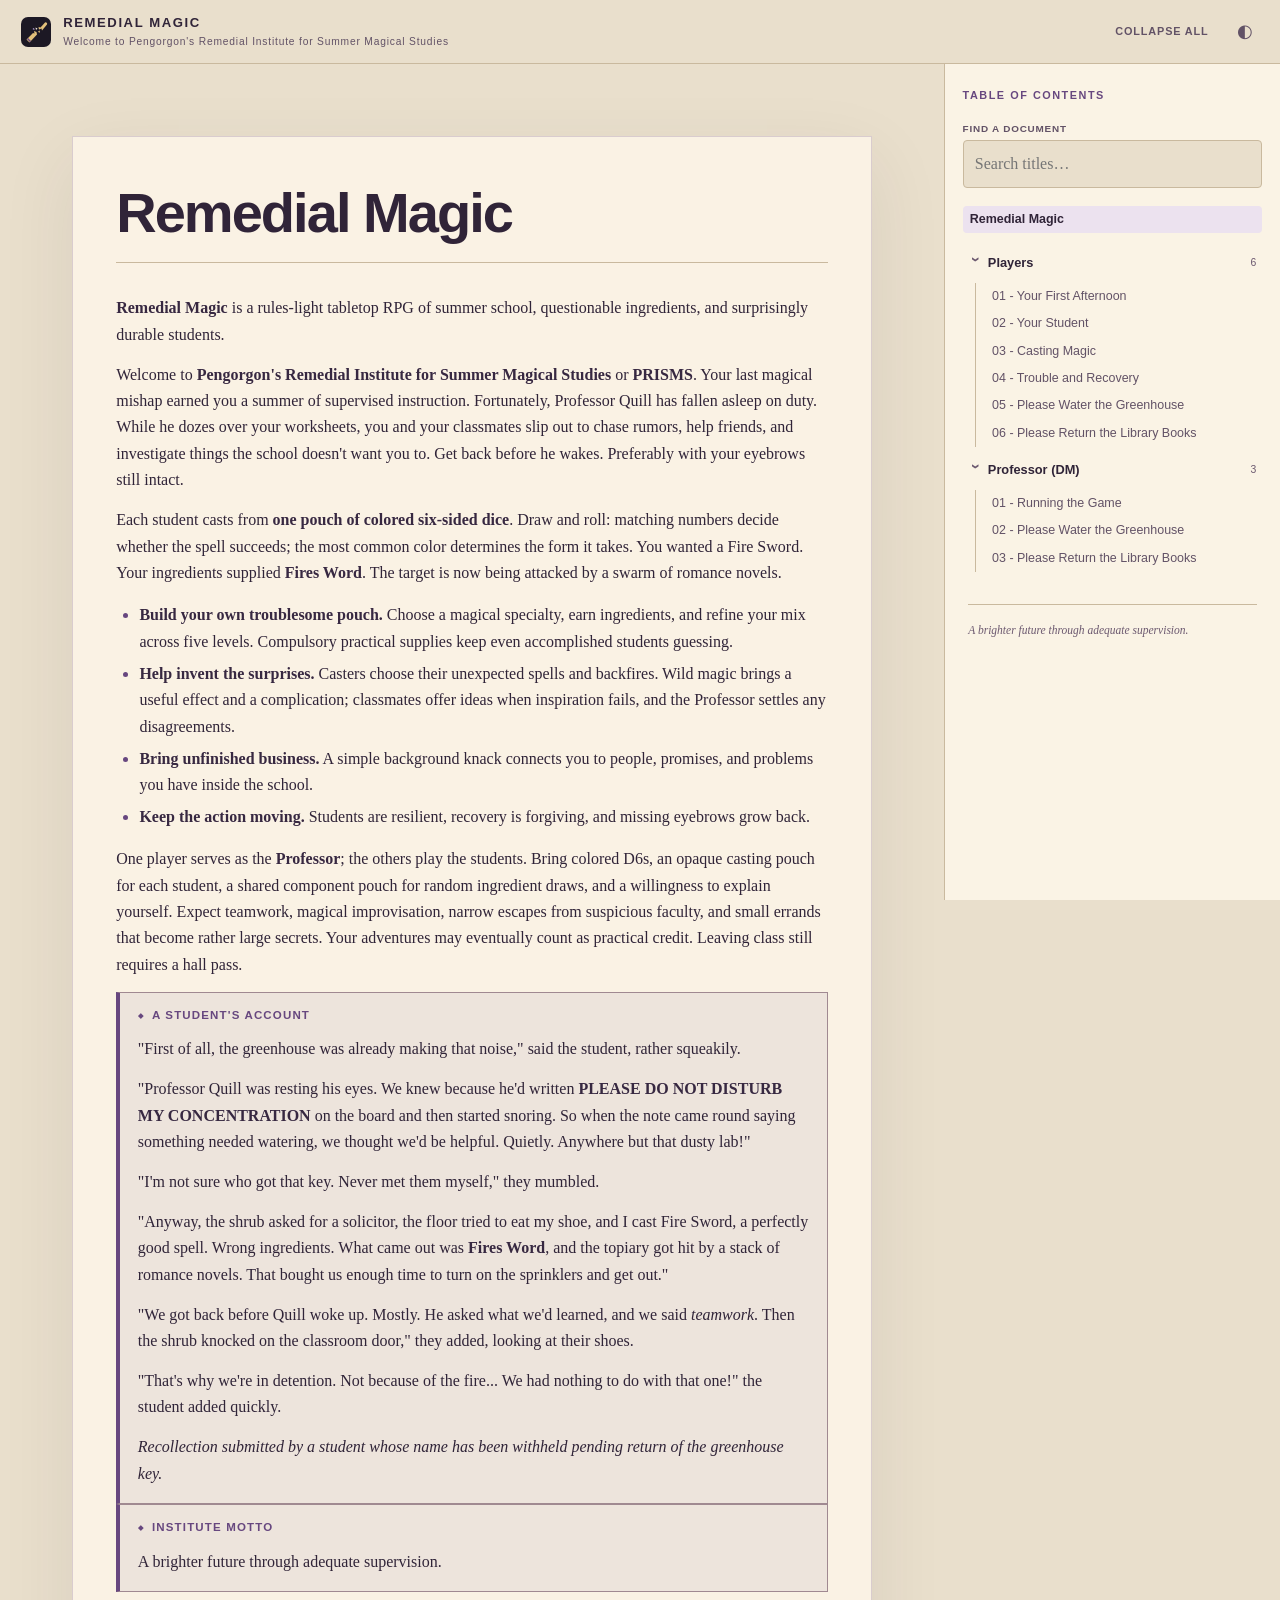
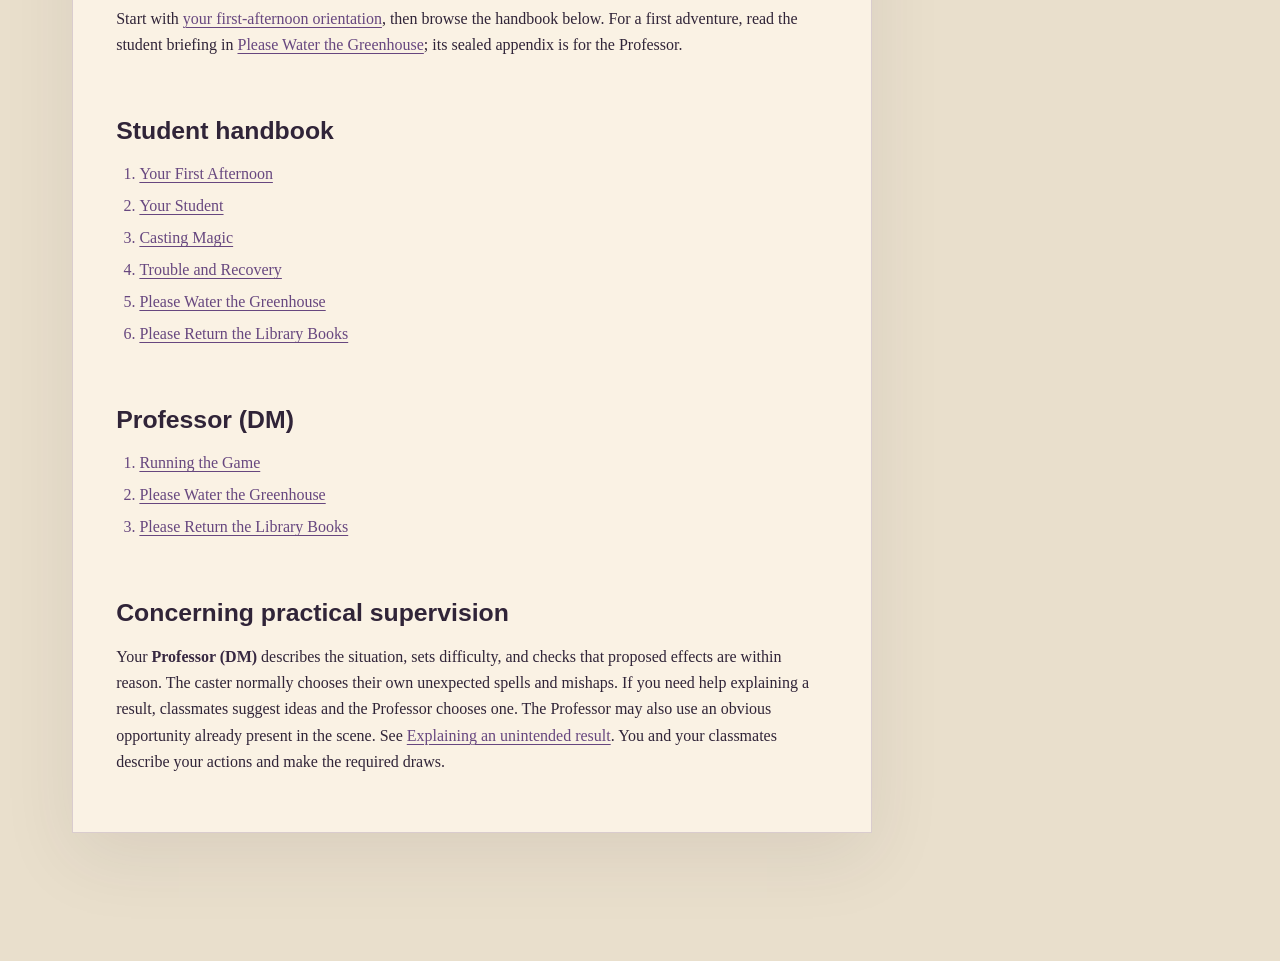
<file: index.html>
<!doctype html>
<html lang="en">
<head>
  <meta charset="utf-8">
  <meta name="viewport" content="width=device-width, initial-scale=1">
  <meta name="description" content="Welcome to Pengorgon's Remedial Institute for Summer Magical Studies.">
  <meta name="theme-color" content="#171816">
  <title>Obsidian Reader</title>
  <link rel="icon" id="site-icon" href="assets/images/site-icon.svg" type="image/svg+xml">
  <link rel="stylesheet" href="assets/css/palette.css">
  <link rel="stylesheet" href="assets/css/viewer.css">
  <script src="assets/js/marked.js" defer></script>
  <script src="assets/js/app.js" defer></script>
</head>
<body>
  <header class="site-header">
    <button class="icon-button nav-toggle" id="nav-toggle" type="button" aria-label="Open table of contents" aria-controls="site-nav" aria-expanded="false">☰</button>
    <a class="brand" href="./" data-home-link>
      <img class="brand-mark" id="brand-mark" src="assets/images/site-icon.svg" alt="" width="32" height="32">
      <span><strong id="site-title">Remedial Magic</strong><small id="site-subtitle">Welcome to Pengorgon's Remedial Institute for Summer Magical Studies</small></span>
    </a>
    <div class="header-actions">
      <button class="text-button" id="expand-all" type="button">Collapse all</button>
      <button class="icon-button" id="theme-toggle" type="button" aria-label="Change color theme">◐</button>
    </div>
  </header>

  <div class="shell">
    <main class="reader" id="reader" tabindex="-1">
      <div class="loading" id="loading" role="status">Opening document…</div>
      <article class="markdown-body" id="content" hidden></article>
      <section class="error-panel" id="error" hidden>
        <p class="eyebrow" id="error-label">DOCUMENT UNAVAILABLE</p>
        <h1 id="error-title">The requested document could not be opened.</h1>
        <p id="error-detail">Return to the home document and try again.</p>
        <a class="return-link" href="./" data-home-link>Return home</a>
      </section>
    </main>

    <aside class="sidebar" id="site-nav" aria-label="Table of contents">
      <div class="sidebar-head">
        <p class="eyebrow">TABLE OF CONTENTS</p>
        <button class="icon-button close-nav" id="close-nav" type="button" aria-label="Close table of contents">×</button>
      </div>
      <label class="search-label" for="nav-search">Find a document</label>
      <input class="nav-search" id="nav-search" type="search" placeholder="Search titles…" autocomplete="off">
      <nav class="tree" id="tree"></nav>
      <p class="sidebar-note" id="sidebar-note"></p>
      <div class="source-credits" id="source-credits" hidden></div>
    </aside>
  </div>
  <div class="scrim" id="scrim" hidden></div>
</body>
</html>
</file>
<file: assets/css/palette.css>
/* Prisms Handbook: midnight study halls, parchment, and enchanted ink.
   Uses the reader's built-in palette variables and light-mode selector. */
:root {
  color-scheme: dark;
  --bg: #1c1824;
  --surface: #272132;
  --surface-2: #342b40;
  --ink: #f4ecdc;
  --muted: #c7bccb;
  --faint: #aa9caf;
  --line: #554660;
  --accent: #e1bf7a;
  --accent-soft: #3b302e;
  --danger: #efa095;
  --success: #acd09f;
  --important: #c9b0ed;
  --warning: #edc17d;
  --shadow-color: rgba(10, 6, 17, .36);
  --reader-shadow: rgba(10, 6, 17, .26);
  --scrim-color: rgba(10, 6, 17, .65);
  --reader-panel: rgba(39, 33, 50, .98);
  --reader-edge: rgba(225, 191, 122, .24);
  --page-background-image: none;
  --page-background-wash: rgba(28, 24, 36, .88);
  --pdf-background: #ffffff;
  --print-background: #ffffff;
  --print-ink: #000000;
}

:root[data-theme="light"] {
  color-scheme: light;
  --bg: #e9dfcc;
  --surface: #faf3e5;
  --surface-2: #eee2ce;
  --ink: #302438;
  --muted: #625266;
  --faint: #6b586f;
  --line: #c9b99e;
  --accent: #67477f;
  --accent-soft: #ece2ef;
  --danger: #963f39;
  --success: #42683c;
  --important: #704b91;
  --warning: #855817;
  --shadow-color: rgba(58, 39, 52, .15);
  --reader-shadow: rgba(58, 39, 52, .09);
  --scrim-color: rgba(36, 24, 43, .42);
  --reader-panel: rgba(250, 243, 229, .98);
  --reader-edge: rgba(103, 71, 127, .22);
  --page-background-image: none;
  --page-background-wash: rgba(233, 223, 204, .90);
  --pdf-background: #ffffff;
  --print-background: #ffffff;
  --print-ink: #000000;
}
</file>
<file: assets/css/viewer.css>
:root{--sidebar:21rem;--reading:50rem;--shadow:0 20px 60px var(--shadow-color)}
*{box-sizing:border-box}
html{scroll-behavior:smooth}
body{margin:0;background-color:var(--bg);background-image:linear-gradient(var(--page-background-wash),var(--page-background-wash)),var(--page-background-image);background-size:cover;background-position:center top;background-attachment:scroll;color:var(--ink);font-family:Georgia,"Times New Roman",serif;line-height:1.65}
button,input{font:inherit}
.site-header{position:fixed;inset:0 0 auto 0;height:4rem;display:flex;align-items:center;gap:.75rem;padding:0 1rem 0 1.25rem;background:var(--bg);border-bottom:1px solid var(--line);z-index:30}
.brand{display:flex;align-items:center;gap:.7rem;color:var(--ink);text-decoration:none;min-width:0}
.brand-mark{display:block;width:2rem;height:2rem;object-fit:contain;flex:0 0 auto}
.brand strong,.brand small{display:block;font-family:Arial,sans-serif}.brand strong{text-transform:uppercase;letter-spacing:.12em;font-size:.82rem}.brand small{color:var(--muted);font-size:.64rem;letter-spacing:.08em}
.header-actions{margin-left:auto;display:flex;align-items:center;gap:.35rem}
.icon-button,.text-button{border:1px solid transparent;background:transparent;color:var(--muted);cursor:pointer;border-radius:.25rem}
.icon-button{width:2.35rem;height:2.35rem;font:1.15rem/1 Arial,sans-serif}.text-button{padding:.45rem .7rem;font:700 .68rem/1 Arial,sans-serif;text-transform:uppercase;letter-spacing:.08em}
.icon-button:hover,.text-button:hover{color:var(--ink);background:var(--surface-2);border-color:var(--line)}
.nav-toggle,.close-nav{display:none}
.shell{min-height:100vh;padding-top:4rem;padding-right:var(--sidebar)}
.reader{min-height:calc(100vh - 4rem);padding:4.5rem clamp(1.4rem,5vw,5rem) 8rem}
.markdown-body{width:min(100%,var(--reading));margin:0 auto;padding:clamp(1.35rem,3.5vw,2.7rem);background:var(--reader-panel);border:1px solid var(--reader-edge);box-shadow:0 24px 70px var(--reader-shadow)}
.markdown-body h1,.markdown-body h2,.markdown-body h3,.markdown-body h4{font-family:Arial,sans-serif;line-height:1.18;scroll-margin-top:5.5rem;color:var(--ink)}
.markdown-body h1{font-size:clamp(2.1rem,5vw,3.5rem);letter-spacing:-.035em;margin:0 0 2rem;padding-bottom:1rem;border-bottom:1px solid var(--line)}
.markdown-body h2{font-size:1.55rem;margin:3.4rem 0 1rem;padding-top:.2rem}.markdown-body h3{font-size:1.05rem;letter-spacing:.06em;text-transform:uppercase;color:var(--accent);margin:2.4rem 0 .7rem}
.markdown-body p{margin:.85rem 0}.markdown-body strong{color:color-mix(in srgb,var(--ink) 88%,var(--accent));font-weight:700}
.markdown-body a{color:var(--accent);text-decoration-thickness:1px;text-underline-offset:.18em}.markdown-body a:hover{color:var(--ink)}
.markdown-body blockquote{margin:1.6rem 0;padding:.8rem 1.1rem;border-left:3px solid var(--accent);background:var(--accent-soft);color:var(--muted)}
.markdown-body .callout{--callout-color:var(--accent);margin:0;padding:1rem 1.1rem;border:1px solid color-mix(in srgb,var(--callout-color) 42%,var(--line));border-left:4px solid var(--callout-color);background:color-mix(in srgb,var(--callout-color) 9%,var(--surface));color:var(--ink)}
.markdown-body .callout-title{margin:0 0 .55rem;color:var(--callout-color);font:700 .72rem/1.2 Arial,sans-serif;letter-spacing:.1em;text-transform:uppercase}.markdown-body .callout-title::before{content:"◆";margin-right:.5rem;font-size:.65em;vertical-align:.12em}.markdown-body .callout>:last-child{margin-bottom:0}.markdown-body .callout-note{--callout-color:var(--accent)}.markdown-body .callout-tip{--callout-color:var(--success)}.markdown-body .callout-important{--callout-color:var(--important)}.markdown-body .callout-warning{--callout-color:var(--warning)}.markdown-body .callout-caution{--callout-color:var(--danger)}
.markdown-body code{padding:.12em .33em;border:1px solid var(--line);background:var(--surface-2);border-radius:.2rem;font: .88em Consolas,monospace}
.markdown-body pre{overflow:auto;padding:1rem;background:var(--surface-2);border:1px solid var(--line)}.markdown-body pre code{padding:0;border:0;background:none}
.markdown-body table{width:100%;border-collapse:collapse;margin:1.5rem 0;font-size:.91rem}.markdown-body th,.markdown-body td{padding:.62rem .7rem;border:1px solid var(--line);vertical-align:top}.markdown-body th{text-align:left;background:var(--surface-2);font:700 .75rem/1.25 Arial,sans-serif;text-transform:uppercase;letter-spacing:.05em}.markdown-body tr:nth-child(even) td{background:color-mix(in srgb,var(--surface) 55%,transparent)}
.markdown-body hr{border:0;border-top:1px solid var(--line);margin:3rem 0}.markdown-body img{display:block;width:auto;max-width:100%;height:auto;margin:1rem auto;cursor:zoom-in}.markdown-body img:focus-visible{outline:2px solid var(--accent);outline-offset:3px}
.preview-open{overflow:hidden}.image-preview{position:fixed;inset:0;z-index:1000;display:grid;place-items:center;overflow:auto;padding:clamp(.6rem,3vw,2rem);background:rgba(0,0,0,.92);cursor:zoom-out}.image-preview img{display:block;width:auto;max-width:none;height:auto;max-height:none;margin:auto;cursor:zoom-out;box-shadow:0 20px 70px #000}.image-preview:focus{outline:0}
.markdown-body ul,.markdown-body ol{padding-left:1.45rem}.markdown-body li{margin:.35rem 0}.markdown-body li::marker{color:var(--accent)}
.sidebar{position:fixed;top:4rem;right:0;bottom:0;width:var(--sidebar);padding:1.6rem 1.1rem 2rem;background:var(--surface);border-left:1px solid var(--line);overflow-y:auto;z-index:25}
.sidebar-head{display:flex;align-items:center;justify-content:space-between}.eyebrow{margin:0 0 .75rem;color:var(--accent);font:700 .68rem/1 Arial,sans-serif;letter-spacing:.14em;text-transform:uppercase}
.search-label{display:block;color:var(--muted);font:700 .62rem/1 Arial,sans-serif;letter-spacing:.08em;text-transform:uppercase;margin:.75rem 0 .35rem}.nav-search{width:100%;padding:.62rem .7rem;border:1px solid var(--line);border-radius:.25rem;background:var(--bg);color:var(--ink);outline:none}.nav-search:focus{border-color:var(--accent);box-shadow:0 0 0 2px var(--accent-soft)}
.tree{margin-top:1.1rem;font-family:Arial,sans-serif}.tree details{margin:.15rem 0}.tree summary{display:flex;align-items:center;gap:.4rem;padding:.43rem .38rem;color:var(--ink);cursor:pointer;border-radius:.25rem;font-size:.8rem;font-weight:700;list-style:none}.tree summary::-webkit-details-marker{display:none}.tree summary::before{content:"›";width:.8rem;color:var(--faint);font-size:1rem;transition:transform .12s}.tree details[open]>summary::before{transform:rotate(90deg)}
.tree-count{margin-left:auto;color:var(--faint);font-size:.65rem;font-weight:400}.tree-files{margin-left:.78rem;padding-left:.55rem;border-left:1px solid var(--line)}
.tree-link{display:flex;align-items:center;gap:.45rem;padding:.37rem .45rem;color:var(--muted);text-decoration:none;border-radius:.25rem;font-size:.78rem;line-height:1.25}.tree-link:hover{background:var(--surface-2);color:var(--ink)}.tree-link.active{background:var(--accent-soft);color:var(--accent);font-weight:700}.tree-link.home{margin-bottom:.6rem;color:var(--ink);font-weight:700}.tree-link[hidden],.tree details[hidden]{display:none}.file-badge{margin-left:auto;padding:.12rem .28rem;border:1px solid var(--line);border-radius:.15rem;color:var(--accent);font-size:.52rem;letter-spacing:.06em}
.pdf-viewer{width:min(100%,62rem);margin:0 auto}.pdf-heading{display:flex;align-items:flex-end;justify-content:space-between;gap:1rem;margin-bottom:1.2rem}.pdf-heading h1{margin:0;padding:0;border:0;font-size:clamp(1.8rem,4vw,2.8rem)}.pdf-actions{display:flex;gap:.5rem;flex:0 0 auto}.pdf-button{display:inline-flex;padding:.55rem .75rem;border:1px solid var(--accent);border-radius:.2rem;background:var(--accent);color:var(--bg)!important;font:700 .68rem/1 Arial,sans-serif;text-decoration:none!important;text-transform:uppercase;letter-spacing:.06em}.pdf-button.secondary{background:transparent;color:var(--accent)!important}.pdf-viewer object{display:block;width:100%;height:calc(100vh - 12rem);min-height:42rem;border:1px solid var(--line);background:var(--pdf-background)}
.sidebar-note{margin:2rem .35rem 0;padding-top:1rem;border-top:1px solid var(--line);color:var(--faint);font-size:.72rem;font-style:italic}
.source-credits{margin:1rem .35rem 0}.source-credit{margin:.45rem 0 0;color:var(--faint);font:400 .6rem/1.5 Arial,sans-serif}.source-credit:first-child{margin-top:0}.source-credit a{color:var(--muted);text-underline-offset:.12em}.source-credit a:hover{color:var(--accent)}
.loading,.error-panel{width:min(100%,var(--reading));margin:8rem auto;color:var(--muted)}.loading{font-style:italic}.error-panel h1{font:700 2rem/1.2 Arial,sans-serif}.return-link{color:var(--accent)}
.scrim{position:fixed;inset:4rem 0 0;background:var(--scrim-color);z-index:20}
@media(max-width:900px){.nav-toggle,.close-nav{display:block}.header-actions .text-button{display:none}.shell{padding-right:0}.sidebar{transform:translateX(105%);box-shadow:var(--shadow);transition:transform .18s ease}.sidebar.open{transform:none}.reader{padding-top:3rem}.scrim:not([hidden]){display:block}}
@media(max-width:560px){.site-header{padding-inline:.55rem}.brand small{display:none}.reader{padding:1.2rem .55rem 4rem}.markdown-body{padding:1.2rem}.markdown-body h1{font-size:2.15rem}.markdown-body table{display:block;overflow-x:auto}.sidebar{width:min(88vw,22rem)}.pdf-heading{align-items:flex-start;flex-direction:column}.pdf-viewer object{height:70vh;min-height:32rem}}
@media print{.site-header,.sidebar,.scrim{display:none!important}.shell{padding:0}.reader{padding:.5in}.markdown-body{max-width:none;padding:0;border:0;box-shadow:none;background:var(--print-background)}.markdown-body a{color:inherit;text-decoration:none}.markdown-body h1{font-size:26pt}.markdown-body h2{break-after:avoid}.markdown-body table{break-inside:avoid}body{background:var(--print-background);color:var(--print-ink)}}

.markdown-body details.callout>summary{cursor:pointer;list-style:none;display:flex;align-items:center;margin-bottom:0}
.markdown-body details.callout>summary::-webkit-details-marker{display:none}
.markdown-body details.callout>summary::after{content:"›";margin-left:.65rem;font-size:1.4em;transition:transform .15s}
.markdown-body details.callout[open]>summary{margin-bottom:.55rem}
.markdown-body details.callout[open]>summary::after{transform:rotate(90deg)}
.markdown-body details.callout>summary:focus-visible{outline:2px solid var(--callout-color);outline-offset:4px}
.markdown-body .callout-content>:last-child{margin-bottom:0}
</file>
